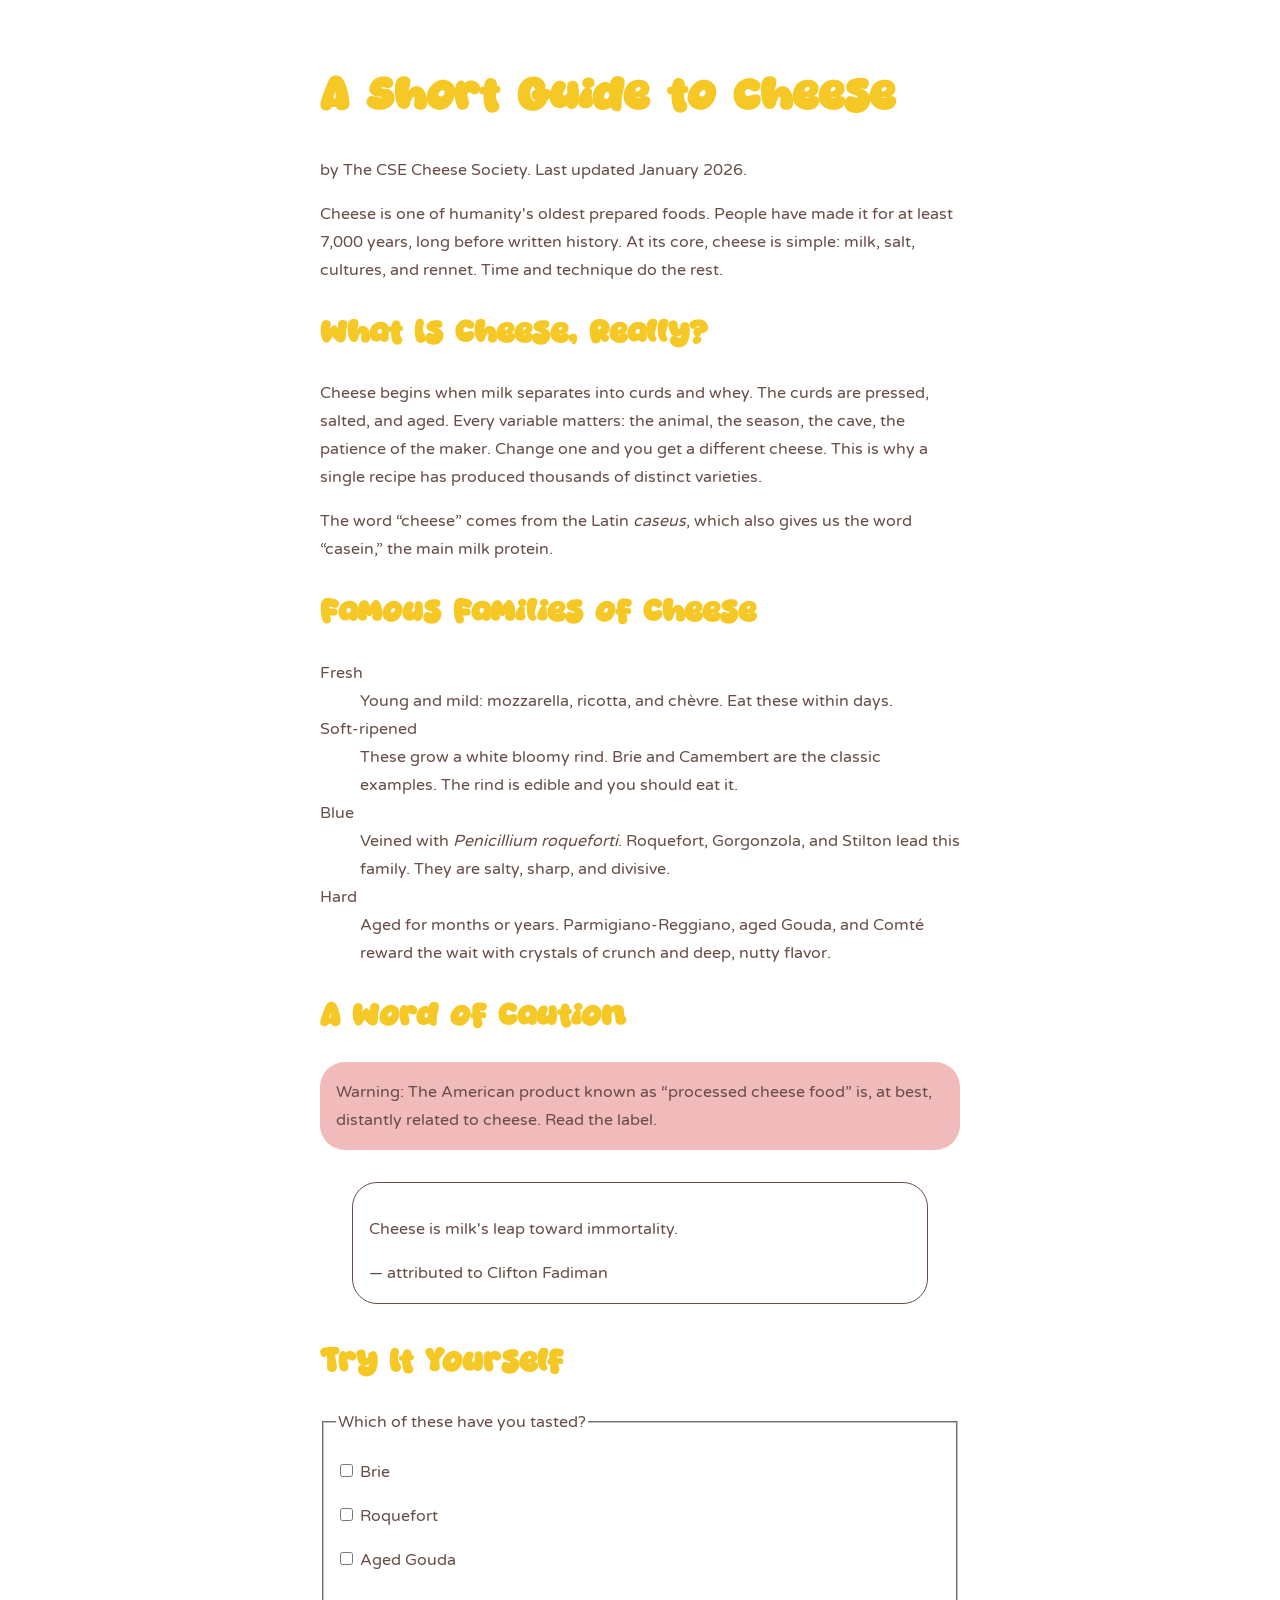
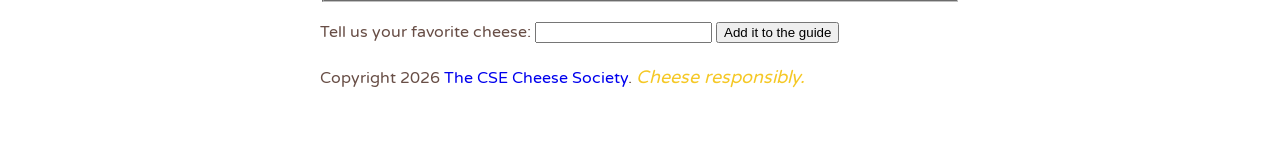
<file: part1/cheese.html>
<!DOCTYPE html>
<html lang="en">
<head>
  <meta charset="UTF-8">
  <meta name="viewport" content="width=device-width, initial-scale=1">
  <title>A Short Guide to Cheese</title>
  <link rel="stylesheet" href="cheese.css">
</head>
<body>
  <header>
    <h1>A Short Guide to Cheese</h1>
    <p>by The CSE Cheese Society. Last updated <time datetime="2026-01">January 2026</time>.</p>
  </header>

  <main>
    <article>
      <p>Cheese is one of humanity's oldest prepared foods. People have made
      it for at least 7,000 years, long before written history. At its core,
      cheese is simple: milk, salt, cultures, and rennet. Time and technique
      do the rest.</p>

      <section>
        <h2>What Is Cheese, Really?</h2>
        <p>Cheese begins when milk separates into curds and whey. The curds
        are pressed, salted, and aged. Every variable matters: the animal,
        the season, the cave, the patience of the maker. Change one and you
        get a different cheese. This is why a single recipe has produced
        thousands of distinct varieties.</p>
        <p>The word <q>cheese</q> comes from the Latin
        <span class="latin" lang="la">caseus</span>, which also gives us the word
        <q>casein,</q> the main milk protein.</p>
      </section>

      <section>
        <h2>Famous Families of Cheese</h2>

        <dl>
          <dt>Fresh</dt>
          <dd>Young and mild: mozzarella, ricotta, and
          <span lang="fr">chèvre</span>. Eat these within days.</dd>

          <dt>Soft-ripened</dt>
          <dd>These grow a white bloomy rind. Brie and Camembert are the
          classic examples. The rind is edible and you should eat it.</dd>

          <dt>Blue</dt>
          <dd>Veined with <span class="latin" lang="la">Penicillium
          roqueforti</span>. Roquefort, Gorgonzola, and Stilton lead this
          family. They are salty, sharp, and divisive.</dd>

          <dt>Hard</dt>
          <dd>Aged for months or years. Parmigiano-Reggiano, aged Gouda,
          and <span lang="fr">Comté</span> reward the wait with crystals
          of crunch and deep, nutty flavor.</dd>
        </dl>
      </section>

      <section>
        <h2>A Word of Caution</h2>
        <p id="warning">Warning: The American product known as
        <q>processed cheese food</q> is, at best, distantly related to
        cheese. Read the label.</p>

        <blockquote>
          <p>Cheese is milk's leap toward immortality.</p>
          <footer>— attributed to Clifton Fadiman</footer>
        </blockquote>
      </section>

      <section>
        <h2>Try It Yourself</h2>
        <form>
          <fieldset>
            <legend>Which of these have you tasted?</legend>
            <p><input type="checkbox" id="c-brie" name="tasted" value="brie">
               <label for="c-brie">Brie</label></p>
            <p><input type="checkbox" id="c-roquefort" name="tasted" value="roquefort">
               <label for="c-roquefort">Roquefort</label></p>
            <p><input type="checkbox" id="c-gouda" name="tasted" value="gouda">
               <label for="c-gouda">Aged Gouda</label></p>
          </fieldset>
          <p>
            <label for="fav">Tell us your favorite cheese:</label>
            <input type="text" id="fav" name="favorite">
            <button type="submit">Add it to the guide</button>
          </p>
        </form>
      </section>
    </article>
  </main>
  <footer>
    <p>Copyright 2026 <a href="https://example.com/cheese-society">The CSE
    Cheese Society</a>. <em>Cheese responsibly.</em></p>
  </footer>
</body>
</html>
</file>
<file: part1/cheese.css>
/* Christine Le
PID: A17810144
repo link: https://github.com/christxnele/cse134b-hw3-part1
*/
@import url("https://fonts.googleapis.com/css2?family=Varela+Round&display=swap");

@font-face {
  font-family: matchaCih;
  src: url(fonts/matcha-cih.otf) format("opentype");
}

body {
  font-family: "Varela Round", sans-serif;
  color: #684e46;
  line-height: 1.75;
  margin: auto;
  max-width: 50vw;
  padding: 2rem 1rem;
}

h1,
h2 {
  font-family: matchaCih, sans-serif;
  color: #f5c826;
}

h1 {
  font-size: 2.5rem;
}
h2 {
  font-size: 1.75rem;
}

.latin {
  font-style: italic;
}

#warning {
  background-color: rgb(241, 187, 187);
  border-radius: 25px;
  padding: 16px 16px;
}

blockquote {
  border: 1px solid #684e46;
  border-radius: 25px;
  padding: 16px;
  margin: 2rem;
}

a {
  transition: color ease 0.5s;
  text-decoration: none;
}

a:hover {
  cursor: pointer;
  color: #f5c826;
  text-decoration: underline;
}

a:focus {
  color: #f5c826;
  outline: 2px solid #f5c826;
  border-radius: 4px;
  outline-offset: 2px;
}

input:focus,
button:focus {
  outline: 2px solid #f5c826;
  border-radius: 4px;
  outline-offset: 2px;
}

em {
  color: rgb(200, 37, 37);
  font-size: large;
}
/* both rules use the same selector em, so their specificity is
   equal. when specificity is tied, CSS uses source order, and the
   later rule wins */
em {
  color: #f5c826;
}
</file>
